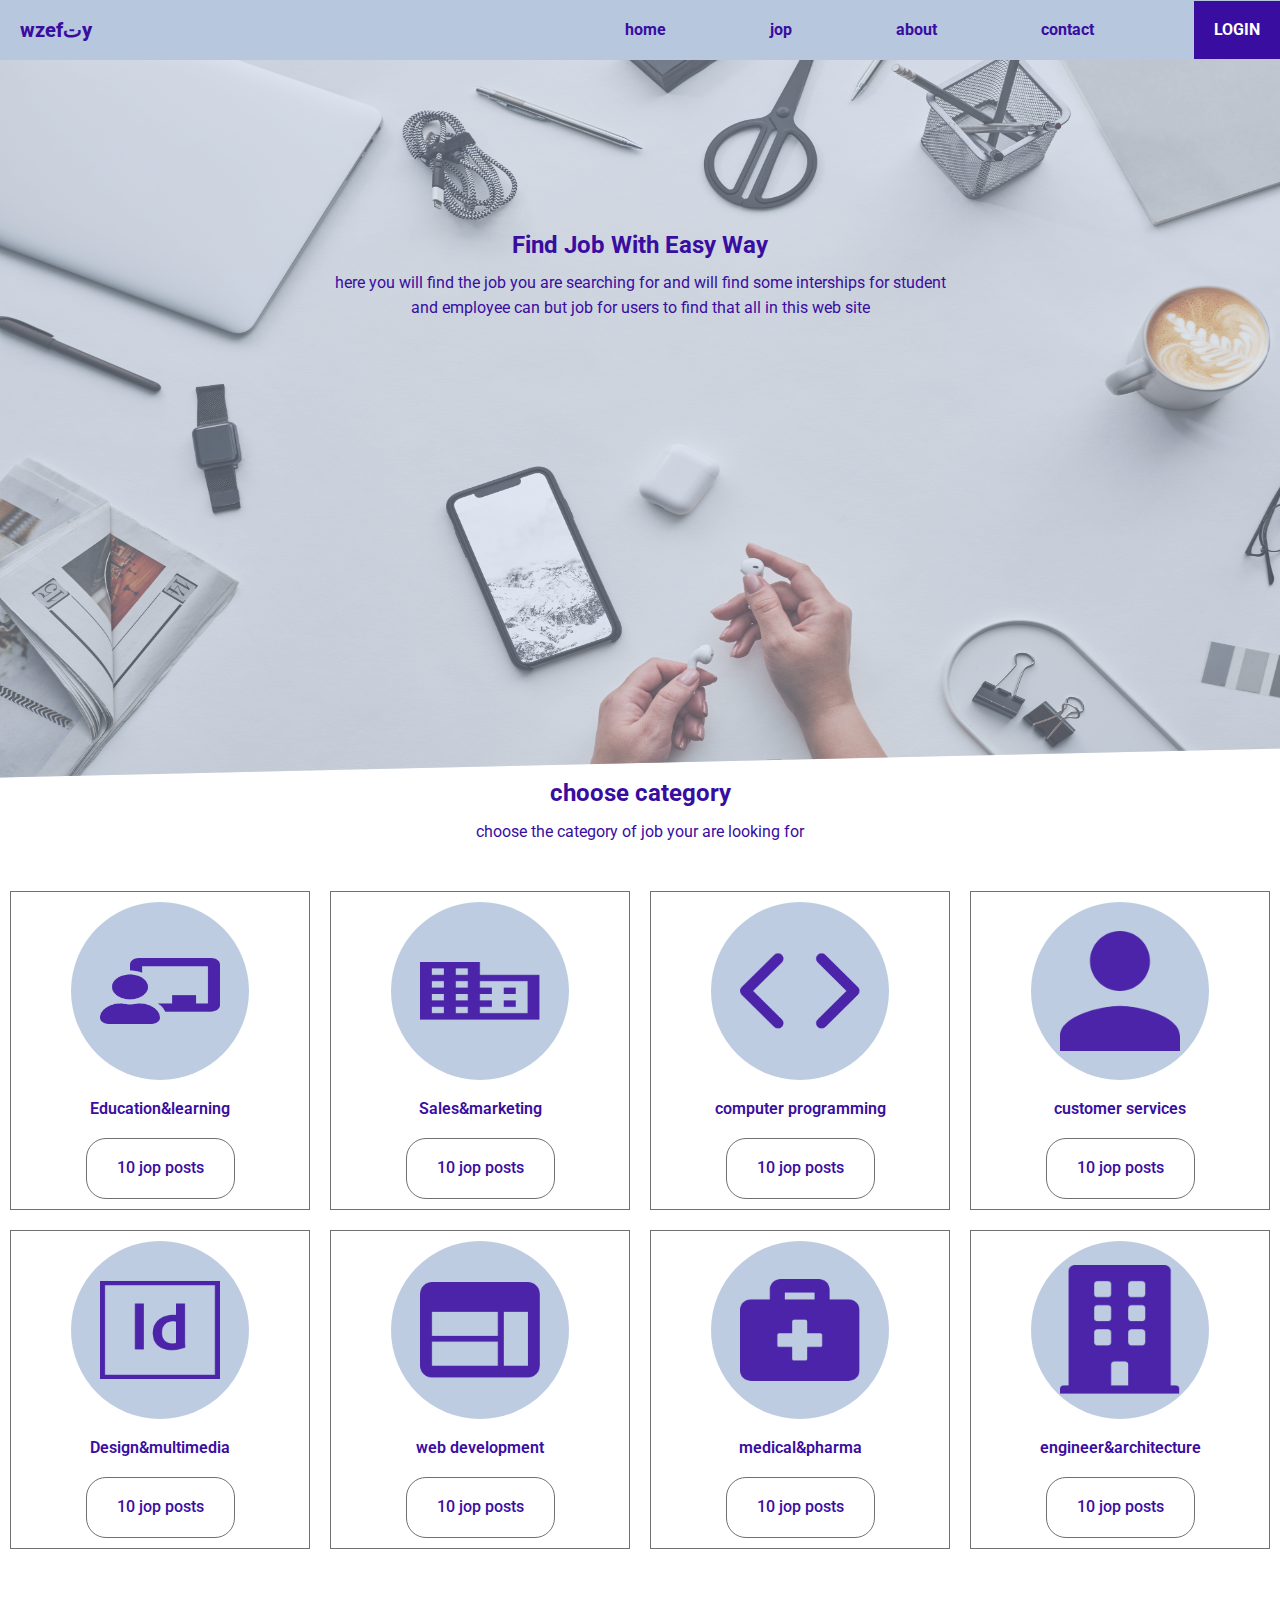
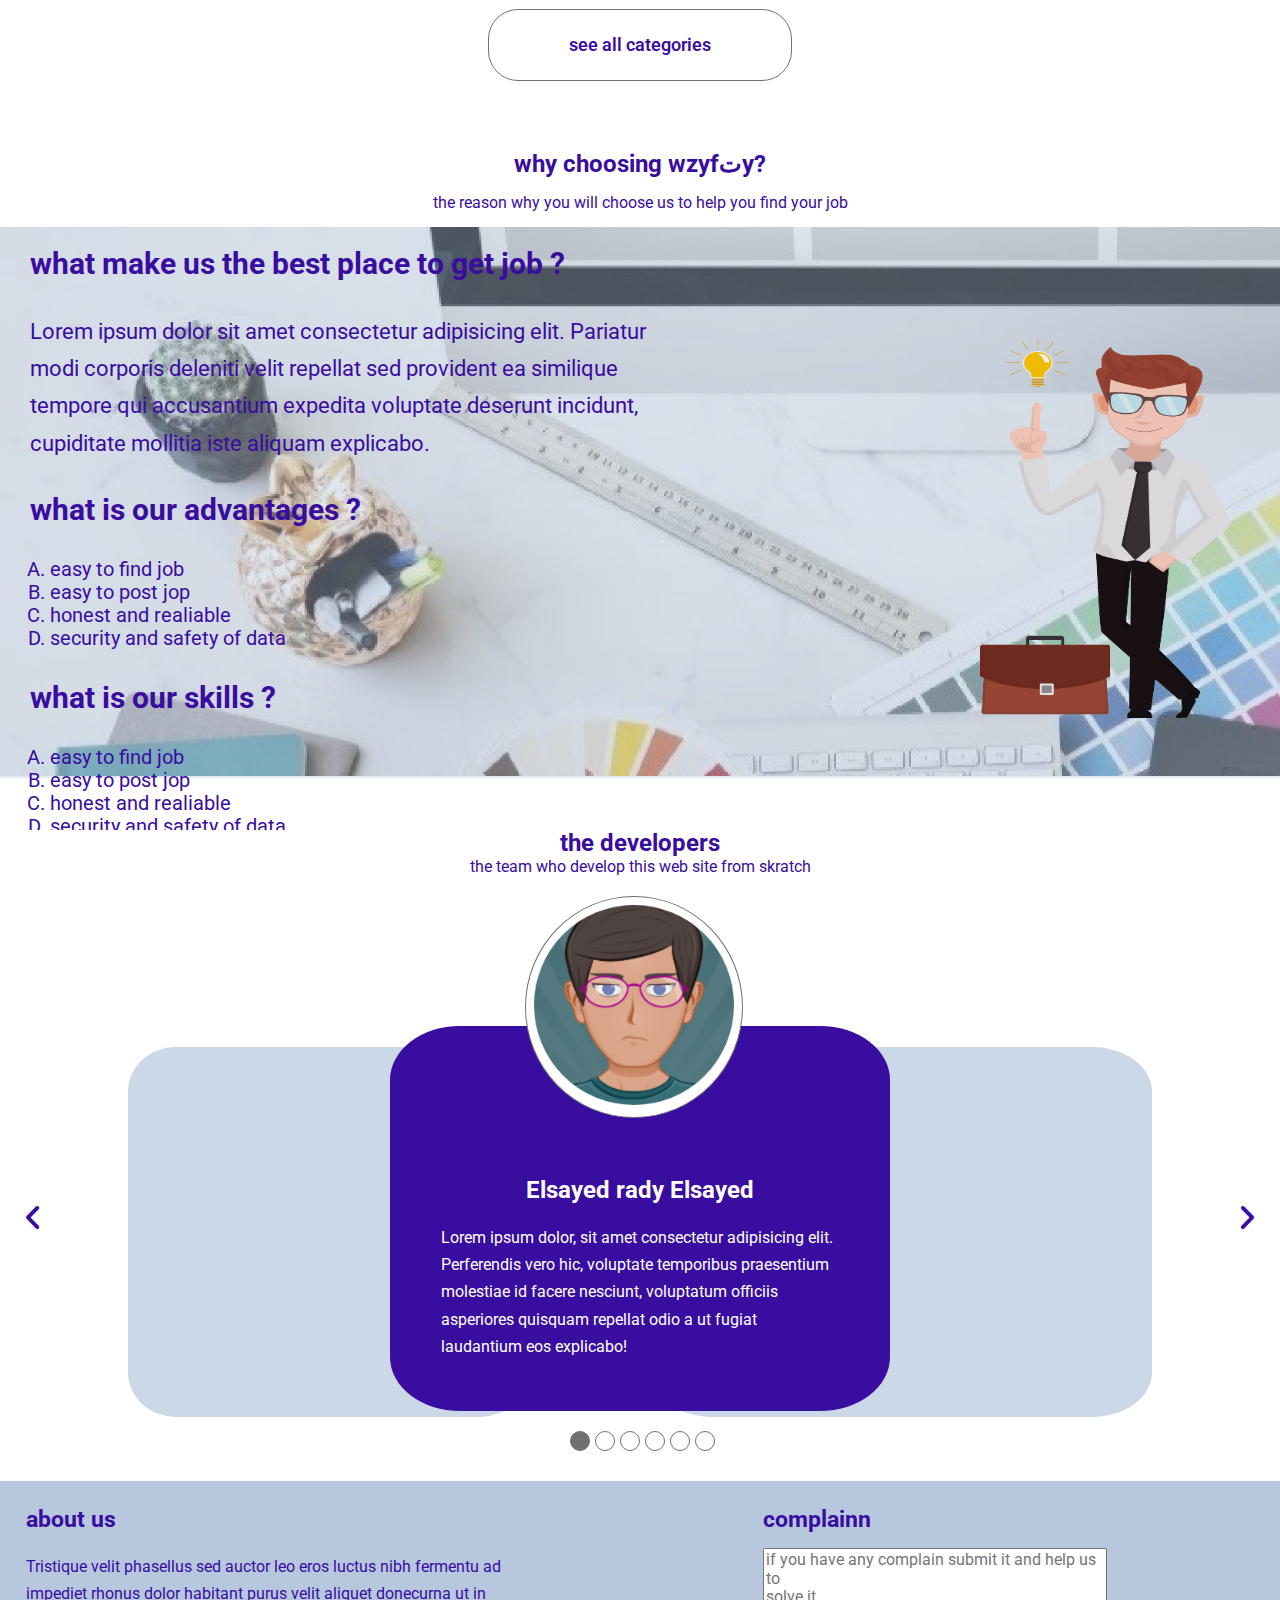
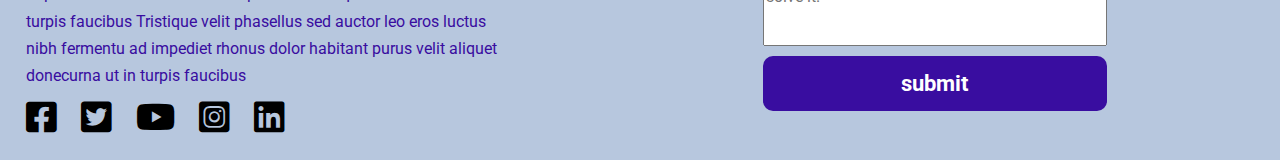
<file: HOME PAGE/index.html>
<!DOCTYPE html>
<html lang="en">
  <head>
    <meta charset="UTF-8" />
    <meta http-equiv="X-UA-Compatible" content="IE=edge" />
    <meta name="viewport" content="width=device-width, initial-scale=1.0" />
    <title>HOME | wazefتy</title>
    <link rel="preconnect" href="https://fonts.googleapis.com" />
    <link rel="preconnect" href="https://fonts.gstatic.com" crossorigin />
    <link
      href="https://fonts.googleapis.com/css2?family=Roboto:ital,wght@0,100;0,300;0,400;0,500;0,700;0,900;1,100;1,300;1,400;1,500;1,700;1,900&family=Work+Sans:ital,wght@0,100;0,200;0,300;0,400;0,500;0,600;0,700;0,800;0,900;1,100;1,200;1,300;1,400;1,500;1,600;1,700;1,800;1,900&display=swap"
      rel="stylesheet"
    />
    <link rel="stylesheet" href="style/all.min.css" />
    <link rel="stylesheet" href="style/normalize.css" />
    <link rel="stylesheet" href="style/style.css" />
  </head>
  <body>
    <div class="header">
      <div class="logo">wzefتy</div>
      <div class="nav">
        <ul class="nav-ul">
          <li><a href="" class="active">home</a></li>
          <li><a href="">jop</a></li>
          <li><a href="">about</a></li>
          <li><a href="">contact</a></li>
        </ul>
        <div class="login-button">LOGIN</div>
      </div>
    </div>
    <div class="landing">
      <div class="landing-image">
        <img src="images/pexels-fauxels-3183198.jpg" alt="landing image" />
        <div class="landing-text">
          <h2>Find Job With Easy Way</h2>
          <p>
            here you will find the job you are searching for and will find some
            interships for student and employee can but job for users to find
            that all in this web site
          </p>
        </div>
      </div>
    </div>
    <div class="category">
      <h2>choose category</h2>
      <p>choose the category of job your are looking for</p>
      <div class="categories-boxs">
        <div class="box">
          <div class="img-box">
            <img src="images/Icon awesome-chalkboard-teacher.png" alt="" />
          </div>
          <p>Education&learning</p>
          <div class="jop-numbers">10 jop posts</div>
        </div>
        <div class="box">
          <div class="img-box">
            <img src="images/Icon material-business.png" alt="" />
          </div>

          <p>Sales&marketing</p>
          <div class="jop-numbers">10 jop posts</div>
        </div>
        <div class="box">
          <div class="img-box">
            <img src="images/Icon feather-code.png" alt="" />
          </div>

          <p>computer programming</p>
          <div class="jop-numbers">10 jop posts</div>
        </div>
        <div class="box">
          <div class="img-box">
            <img src="images/Icon ionic-md-person.png" alt="" />
          </div>

          <p>customer services</p>
          <div class="jop-numbers">10 jop posts</div>
        </div>
        <div class="box">
          <div class="img-box">
            <img src="images/Icon simple-adobeindesign.png" alt="" />
          </div>

          <p>Design&multimedia</p>
          <div class="jop-numbers">10 jop posts</div>
        </div>
        <div class="box">
          <div class="img-box">
            <img src="images/Icon material-web.png" alt="" />
          </div>

          <p>web development</p>
          <div class="jop-numbers">10 jop posts</div>
        </div>
        <div class="box">
          <div class="img-box">
            <img src="images/Icon awesome-briefcase-medical.png" alt="" />
          </div>

          <p>medical&pharma</p>
          <div class="jop-numbers">10 jop posts</div>
        </div>
        <div class="box">
          <div class="img-box">
            <img src="images/Icon awesome-building.png" alt="" />
          </div>
          <p>engineer&architecture</p>
          <div class="jop-numbers">10 jop posts</div>
        </div>
      </div>
      <div class="see-all">see all categories</div>
    </div>
    <div class="about-us">
      <h2>why choosing wzyfتy?</h2>
      <p>the reason why you will choose us to help you find your job</p>
      <div class="about-us-content">
        <div class="about-us-text">
          <img class="main-image" src="images/gallery-03.png" alt="" />
          <img class="man-img" src="images/man.png" alt="" />
          <div class="texts">
            <h2>what make us the best place to get job ?</h2>
            <p>
              Lorem ipsum dolor sit amet consectetur adipisicing elit. Pariatur
              <br />
              modi corporis deleniti velit repellat sed provident ea similique
              <br />
              tempore qui accusantium expedita voluptate deserunt incidunt,
              <br />
              cupiditate mollitia iste aliquam explicabo. <br />
            </p>
            <h2 class="ol-h2">what is our advantages ?</h2>
            <ol type="A" class="aboutus-ul">
              <li>easy to find job</li>
              <li>easy to post jop</li>
              <li>honest and realiable</li>
              <li>security and safety of data</li>
            </ol>
            <h2 class="ol-h2">what is our skills ?</h2>
            <ol type="A" class="aboutus-ul">
              <li>easy to find job</li>
              <li>easy to post jop</li>
              <li>honest and realiable</li>
              <li>security and safety of data</li>
            </ol>
          </div>
        </div>
      </div>
    </div>
    <div class="developer">
      <i class="fas fa-angle-left change-background" id="arrow1"></i>
      <i class="fas fa-angle-right change-background" id="arrow2"></i>
      <h2>the developers</h2>
      <p class="dev-p">the team who develop this web site from skratch</p>
      <div class="developer-list">
        <div class="box">
          <div class="outer-img"><img src="images/avatar-04.png" alt="" /></div>
          <h2>Elsayed rady Elsayed</h2>
          <p>
            Lorem ipsum dolor, sit amet consectetur adipisicing elit.
            Perferendis vero hic, voluptate temporibus praesentium molestiae id
            facere nesciunt, voluptatum officiis asperiores quisquam repellat
            odio a ut fugiat laudantium eos explicabo!
          </p>
        </div>
      </div>
      <div class="left"></div>
      <div class="right"></div>
      <div class="bullets">
        <span></span><span></span><span></span><span></span><span></span
        ><span></span>
      </div>
    </div>
    <div class="footer">
      <div class="left">
        <h3>about us</h3>
        <p>
          Tristique velit phasellus sed auctor leo eros luctus nibh fermentu ad
          impediet rhonus dolor habitant purus velit aliquet donecurna ut in
          turpis faucibus Tristique velit phasellus sed auctor leo eros luctus
          nibh fermentu ad impediet rhonus dolor habitant purus velit aliquet
          donecurna ut in turpis faucibus
        </p>
        <div class="social-media-logos">
          <a href=""
            ><span><i class="fa-brands fa-square-facebook"></i></span
          ></a>
          <a href=""
            ><span><i class="fa-brands fa-square-twitter"></i></span
          ></a>
          <a href=""
            ><span><i class="fa-brands fa-youtube"></i></span
          ></a>
          <a href=""
            ><span><i class="fa-brands fa-square-instagram"></i></span
          ></a>
          <a href=""
            ><span><i class="fa-brands fa-linkedin"></i></span
          ></a>
        </div>
      </div>
      <div class="right">
        <h3>complainn</h3>
        <form action="#" method="get">
          <textarea
            placeholder="if you have any complain submit it and help us to
solve it."
            name="complain"
            id="complain"
            cols="20"
            rows="5"
          ></textarea>
          <input type="submit" value="submit" />
        </form>
      </div>
    </div>
  </body>
</html>
</file>
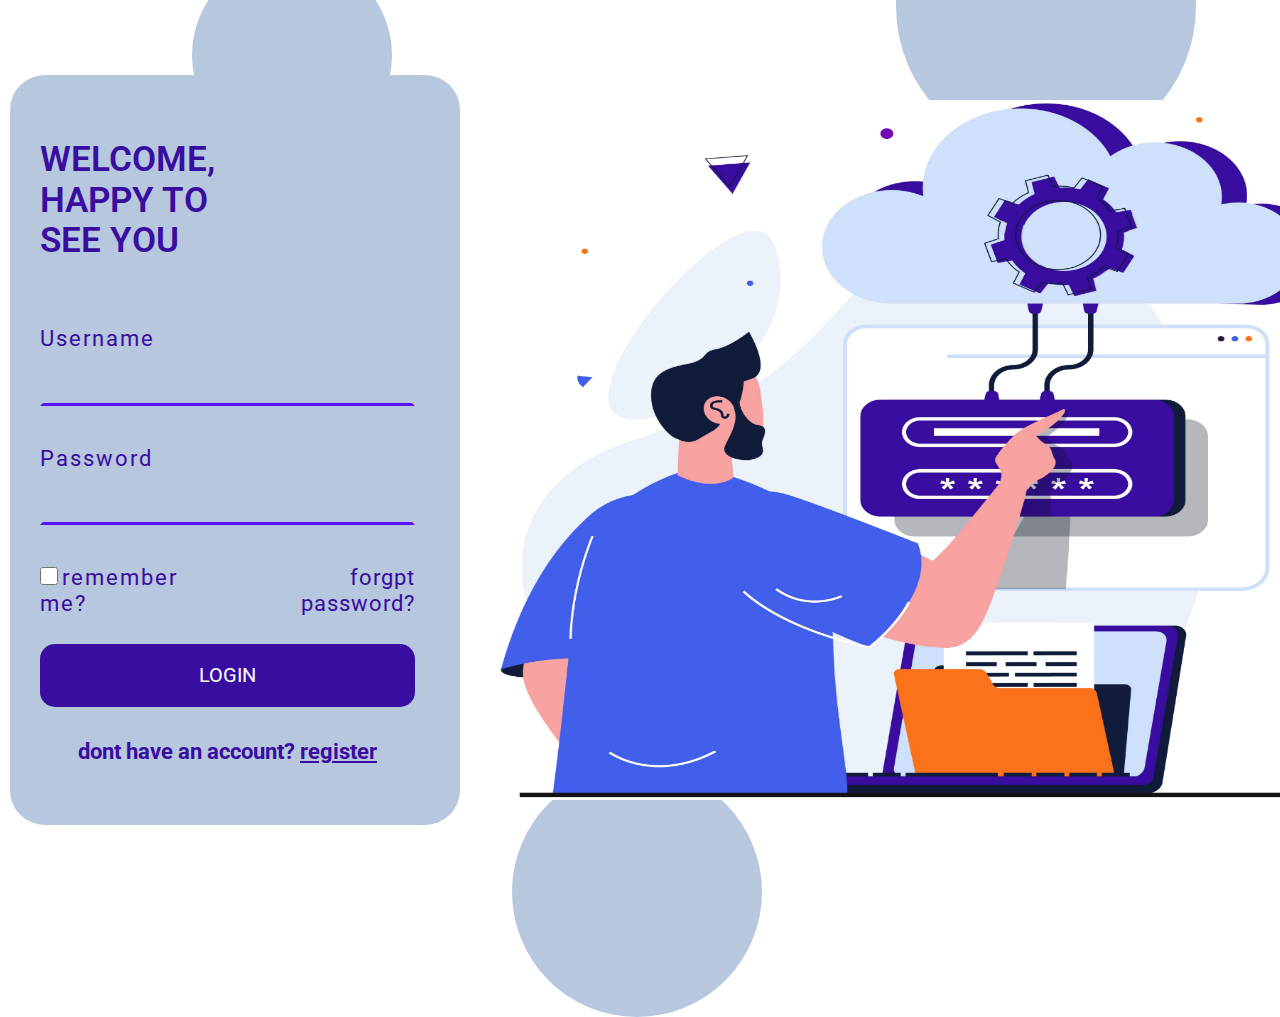
<file: LOGIN/index.html>
<!DOCTYPE html>
<html lang="en">
  <head>
    <meta charset="UTF-8" />
    <meta http-equiv="X-UA-Compatible" content="IE=edge" />
    <meta name="viewport" content="width=device-width, initial-scale=1.0" />
    <title>LOGIN | wazefتy</title>
    <link rel="preconnect" href="https://fonts.googleapis.com" />
    <link rel="preconnect" href="https://fonts.gstatic.com" crossorigin />
    <link
      href="https://fonts.googleapis.com/css2?family=Roboto:ital,wght@0,100;0,300;0,400;0,500;0,700;0,900;1,100;1,300;1,400;1,500;1,700;1,900&family=Work+Sans:ital,wght@0,100;0,200;0,300;0,400;0,500;0,600;0,700;0,800;0,900;1,100;1,200;1,300;1,400;1,500;1,600;1,700;1,800;1,900&display=swap"
      rel="stylesheet"
    />
    <link rel="stylesheet" href="style/all.min.css" />
    <link rel="stylesheet" href="style/normalize.css" />
    <link rel="stylesheet" href="style/style.css" />
  </head>
  <body>
    <div class="login-body">
      <div class="bubble one"></div>
      <div class="bubble two"></div>
      <div class="bubble three"></div>
      <div class="auth-data">
        <div class="auth-contnet">
          <h2>WELCOME,<br />HAPPY TO SEE YOU</h2>
          <form action="#" method="post">
            <label for="">Username</label><br />
            <input type="text" required /><br />
            <label for="">Password</label><br />
            <input type="password" required /><br />
            <div class="acc-settings">
              <div class="check" style="display: inline-block">
                <input type="checkbox" class="check-box" />
                <label for="remember me?">remember me?</label>
              </div>
              <span class="restore-password" id="restore-password">
                forgpt password?
              </span>
            </div>
            <br />
            <input type="submit" value="LOGIN" id="submit-btn" />
            <p id="sign-up-btn">dont have an account? <span>register</span></p>
          </form>
        </div>
      </div>
      <div class="image-part">
        <img src="images/Repeat Grid 3.png" alt="Login Image" />
      </div>
    </div>
  </body>
</html>
</file>
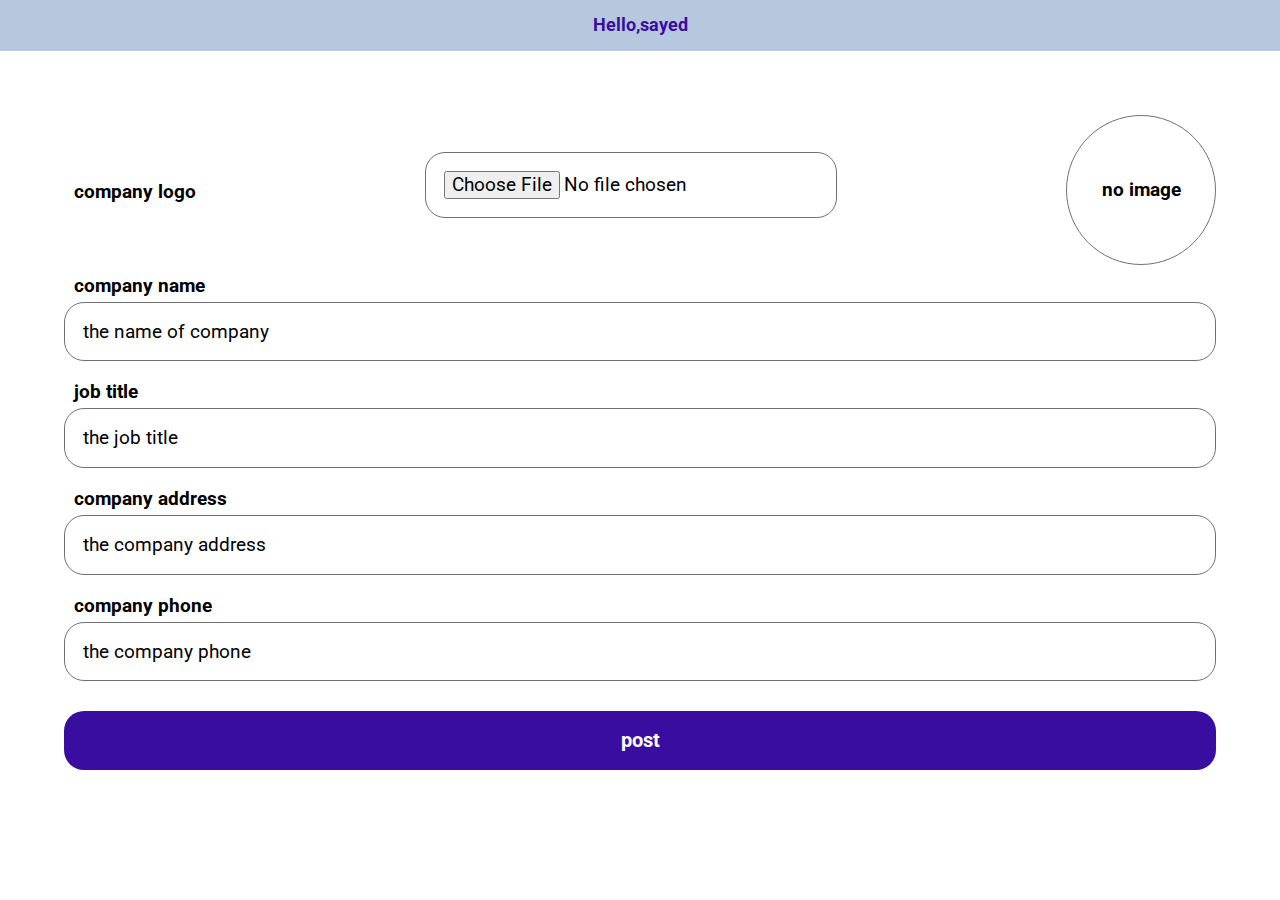
<file: POST JOB/index.html>
<!DOCTYPE html>
<html lang="en">
  <head>
    <meta charset="UTF-8" />
    <meta http-equiv="X-UA-Compatible" content="IE=edge" />
    <meta name="viewport" content="width=device-width, initial-scale=1.0" />
    <title>POST JOB | wazefتy</title>
    <link rel="preconnect" href="https://fonts.googleapis.com" />
    <link rel="preconnect" href="https://fonts.gstatic.com" crossorigin />
    <link
      href="https://fonts.googleapis.com/css2?family=Roboto:ital,wght@0,100;0,300;0,400;0,500;0,700;0,900;1,100;1,300;1,400;1,500;1,700;1,900&family=Work+Sans:ital,wght@0,100;0,200;0,300;0,400;0,500;0,600;0,700;0,800;0,900;1,100;1,200;1,300;1,400;1,500;1,600;1,700;1,800;1,900&display=swap"
      rel="stylesheet"
    />
    <link rel="stylesheet" href="style/all.min.css" />
    <link rel="stylesheet" href="style/normalize.css" />
    <link rel="stylesheet" href="style/style.css" />
  </head>
  <body>
    <div class="header">Hello,sayed</div>

    <form action="#">
      <div class="image-part">
        <label for="">company logo</label>
        <input type="file" />
        <!-- <img src="images/avatar-04.png" alt="" /> -->
        <div class="img-part">no image</div>
      </div>
      <label for="">company name</label>
      <input type="text" name="username" id="" value="the name of company" />
      <label for="">job title</label>
      <input type="text" name="title" id="" value="the job title" />
      <label for="">company address</label>
      <input type="email" name="address" id="" value="the company address" />
      <label for="">company phone</label>
      <input type="text" name="phone" id="" value="the company phone" />
      <input type="submit" value="post" />
    </form>
  </body>
</html>
</file>
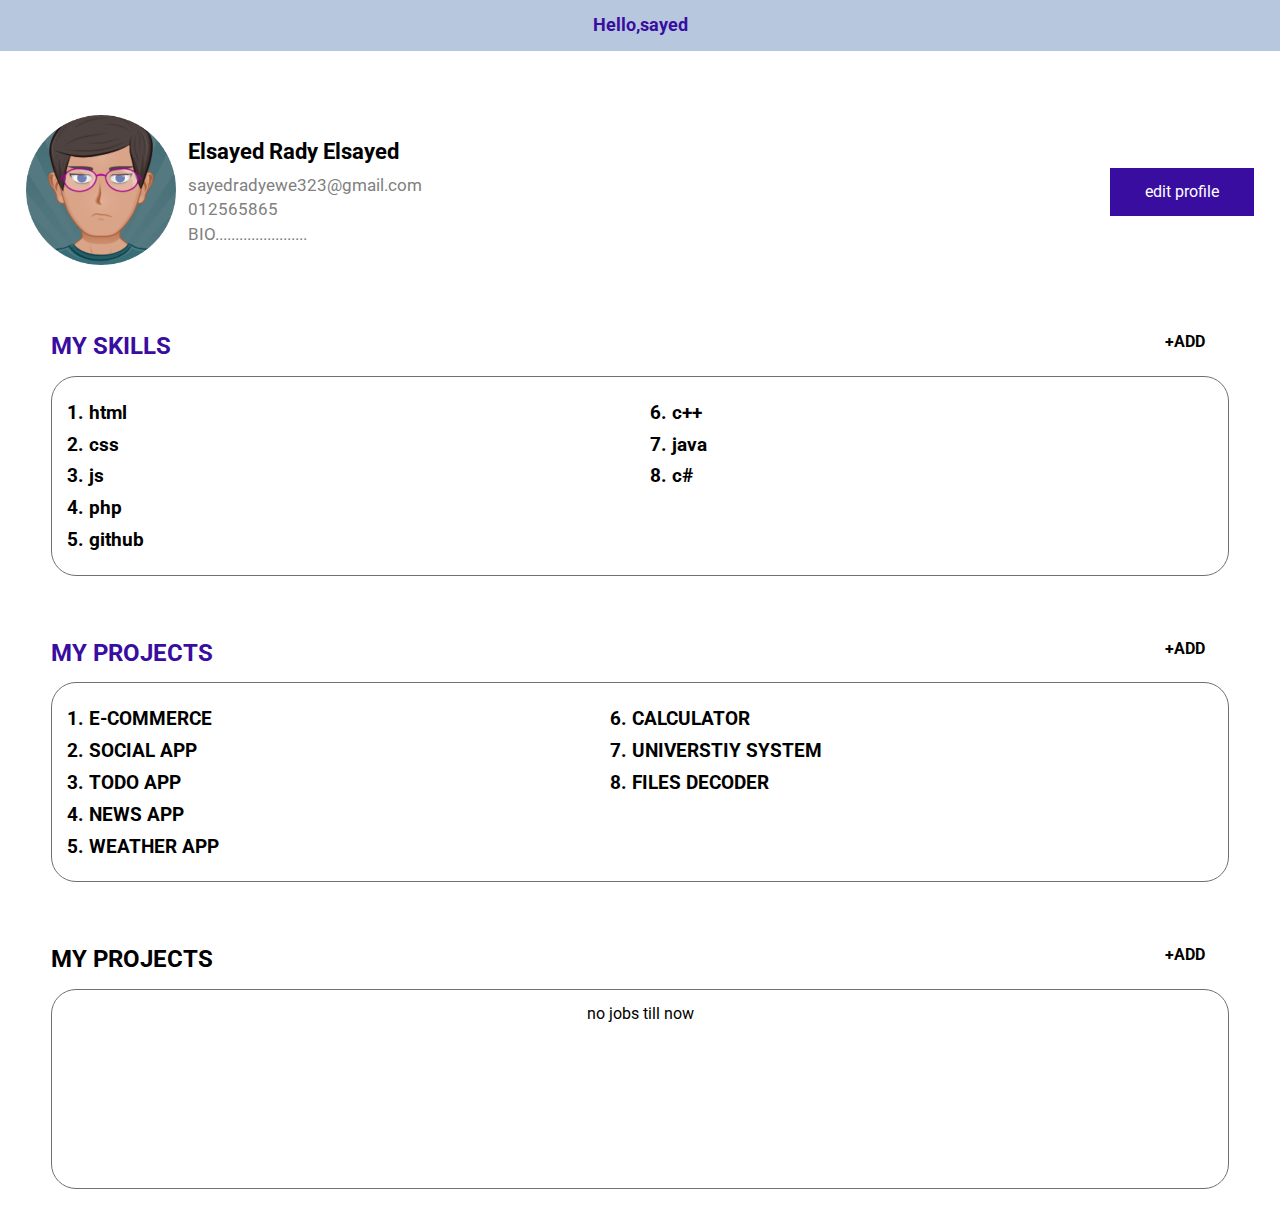
<file: profile/index.html>
<!DOCTYPE html>
<html lang="en">
  <head>
    <meta charset="UTF-8" />
    <meta http-equiv="X-UA-Compatible" content="IE=edge" />
    <meta name="viewport" content="width=device-width, initial-scale=1.0" />
    <title>PRFILE | wazefتy</title>
    <link rel="preconnect" href="https://fonts.googleapis.com" />
    <link rel="preconnect" href="https://fonts.gstatic.com" crossorigin />
    <link
      href="https://fonts.googleapis.com/css2?family=Roboto:ital,wght@0,100;0,300;0,400;0,500;0,700;0,900;1,100;1,300;1,400;1,500;1,700;1,900&family=Work+Sans:ital,wght@0,100;0,200;0,300;0,400;0,500;0,600;0,700;0,800;0,900;1,100;1,200;1,300;1,400;1,500;1,600;1,700;1,800;1,900&display=swap"
      rel="stylesheet"
    />
    <link rel="stylesheet" href="style/all.min.css" />
    <link rel="stylesheet" href="style/normalize.css" />
    <link rel="stylesheet" href="style/style.css" />
  </head>
  <body>
    <div class="header">Hello,sayed</div>
    <div class="personal-info">
      <div class="left-info">
        <div class="img-part"><img src="images/avatar-04.png" alt="" /></div>
        <div class="text-part">
          <h2>elsayed rady elsayed</h2>
          <div class="inner-texts">
            <p>sayedradyewe323@gmail.com</p>
            <p>012565865</p>
            <p>BIO.......................</p>
          </div>
        </div>
      </div>
      <div class="right-info">
        <div class="edit-profile">edit profile</div>
      </div>
    </div>
    <div class="skills">
      <div class="head-of-list">
        <h2>MY SKILLS</h2>

        <p>+ADD</p>
      </div>
      <ol class="skills-list">
        <li>html</li>
        <li>css</li>
        <li>js</li>
        <li>php</li>
        <li>github</li>
        <li>c++</li>
        <li>java</li>
        <li>c#</li>
      </ol>
    </div>
    <div class="projects">
      <div class="head-of-list">
        <h2>MY PROJECTS</h2>
        <p>+ADD</p>
      </div>
      <ol class="projects-list">
        <li>E-COMMERCE</li>
        <li>SOCIAL APP</li>
        <li>TODO APP</li>
        <li>NEWS APP</li>
        <li>WEATHER APP</li>
        <li>CALCULATOR</li>
        <li>UNIVERSTIY SYSTEM</li>
        <li>FILES DECODER</li>
      </ol>
    </div>
    <div class="old-jop">
      <div class="head-of-list">
        <h2>MY PROJECTS</h2>
        <p>+ADD</p>
      </div>
      <ol class="old-jop-list">
        <center><p>no jobs till now</p></center>
      </ol>
    </div>
  </body>
</html>
</file>
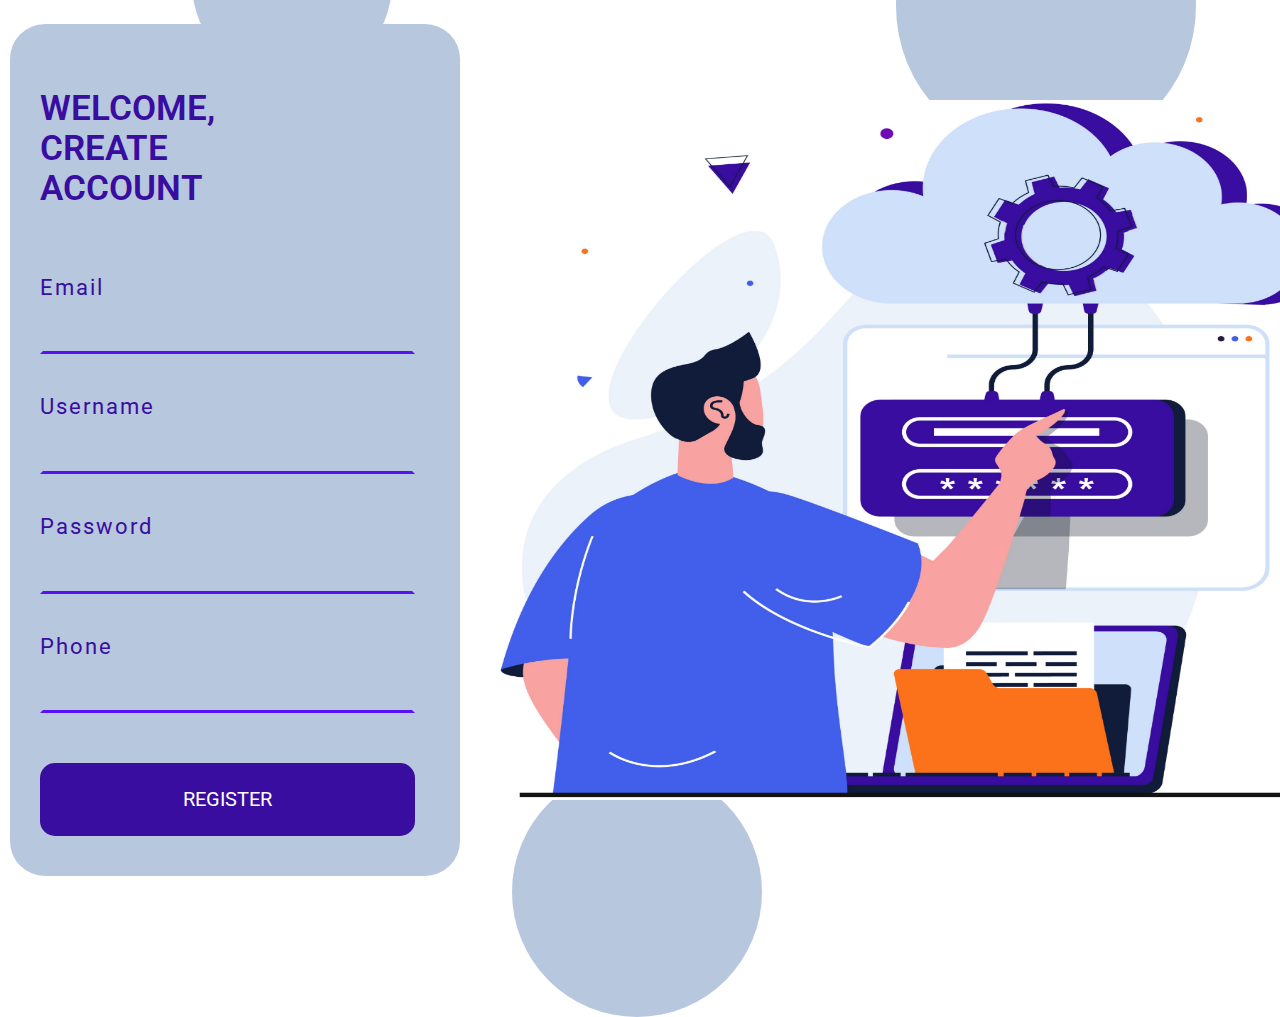
<file: REGISTER/index.html>
<!DOCTYPE html>
<html lang="en">
  <head>
    <meta charset="UTF-8" />
    <meta http-equiv="X-UA-Compatible" content="IE=edge" />
    <meta name="viewport" content="width=device-width, initial-scale=1.0" />
    <title>REGISTER | wazefتy</title>
    <link rel="preconnect" href="https://fonts.googleapis.com" />
    <link rel="preconnect" href="https://fonts.gstatic.com" crossorigin />
    <link
      href="https://fonts.googleapis.com/css2?family=Roboto:ital,wght@0,100;0,300;0,400;0,500;0,700;0,900;1,100;1,300;1,400;1,500;1,700;1,900&family=Work+Sans:ital,wght@0,100;0,200;0,300;0,400;0,500;0,600;0,700;0,800;0,900;1,100;1,200;1,300;1,400;1,500;1,600;1,700;1,800;1,900&display=swap"
      rel="stylesheet"
    />
    <link rel="stylesheet" href="style/all.min.css" />
    <link rel="stylesheet" href="style/normalize.css" />
    <link rel="stylesheet" href="style/style.css" />
  </head>
  <body>
    <div class="login-body">
      <div class="bubble one"></div>
      <div class="bubble two"></div>
      <div class="bubble three"></div>
      <div class="auth-data">
        <div class="auth-contnet">
          <h2>WELCOME,<br />CREATE ACCOUNT</h2>
          <form action="#" method="post">
            <label for="">Email</label><br />
            <input type="text" required /><br />
            <label for="">Username</label><br />
            <input type="text" required /><br />
            <label for="">Password</label><br />
            <input type="password" required /><br />
            <label for="">Phone</label><br />
            <input type="text" required /><br />
            <input type="submit" value="REGISTER" id="submit-btn" />
          </form>
        </div>
      </div>
      <div class="image-part">
        <img src="images/Repeat Grid 3.png" alt="Login Image" />
      </div>
    </div>
  </body>
</html>
</file>
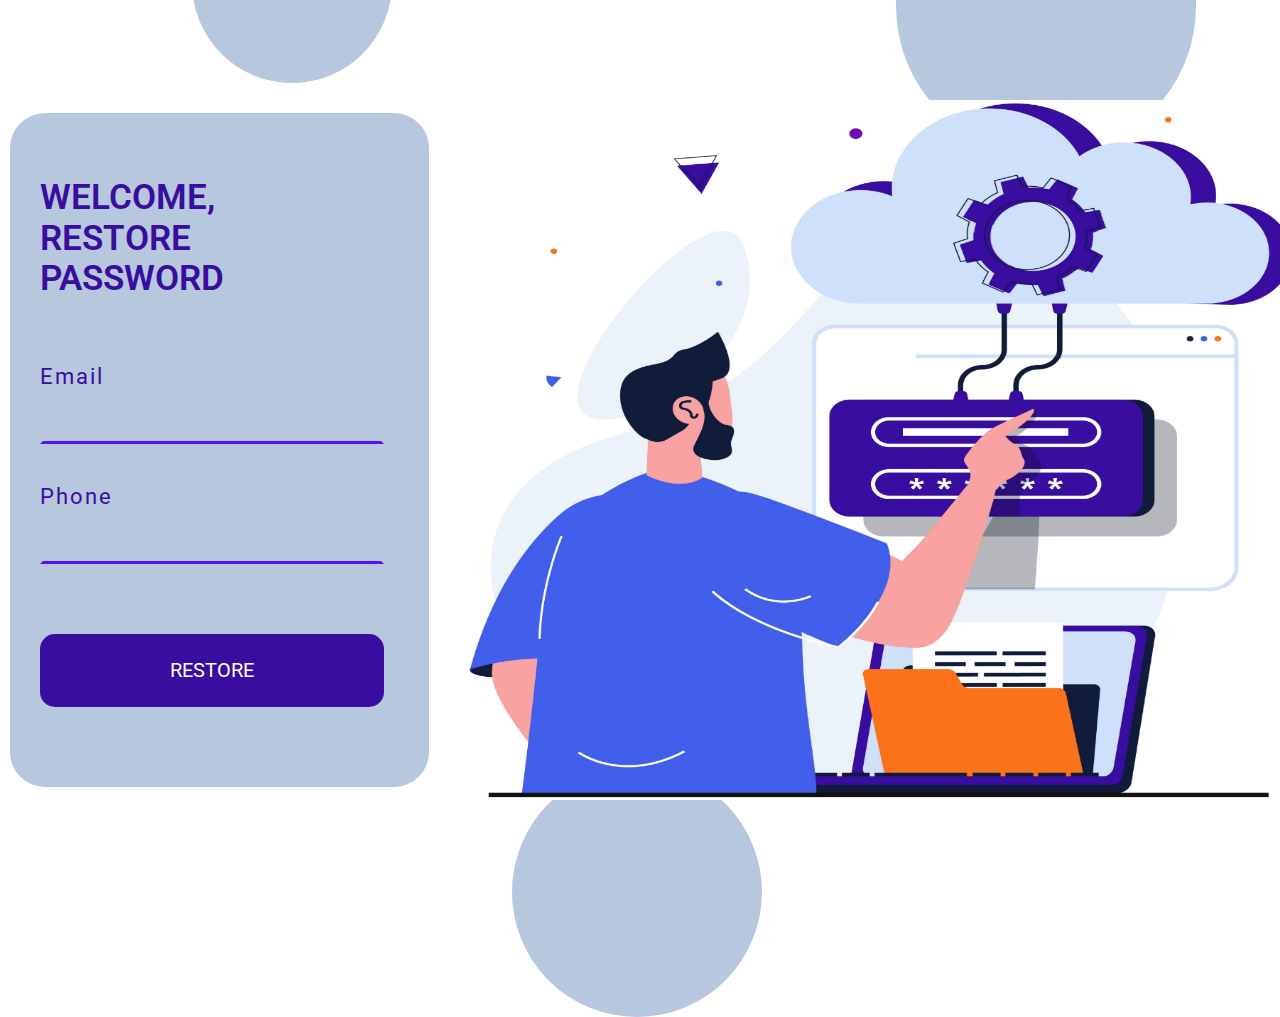
<file: RESTORE PASSWORD/index.html>
<!DOCTYPE html>
<html lang="en">
  <head>
    <meta charset="UTF-8" />
    <meta http-equiv="X-UA-Compatible" content="IE=edge" />
    <meta name="viewport" content="width=device-width, initial-scale=1.0" />
    <title>RESTORE PASSWORD | wazefتy</title>
    <link rel="preconnect" href="https://fonts.googleapis.com" />
    <link rel="preconnect" href="https://fonts.gstatic.com" crossorigin />
    <link
      href="https://fonts.googleapis.com/css2?family=Roboto:ital,wght@0,100;0,300;0,400;0,500;0,700;0,900;1,100;1,300;1,400;1,500;1,700;1,900&family=Work+Sans:ital,wght@0,100;0,200;0,300;0,400;0,500;0,600;0,700;0,800;0,900;1,100;1,200;1,300;1,400;1,500;1,600;1,700;1,800;1,900&display=swap"
      rel="stylesheet"
    />
    <link rel="stylesheet" href="style/all.min.css" />
    <link rel="stylesheet" href="style/normalize.css" />
    <link rel="stylesheet" href="style/style.css" />
  </head>
  <body>
    <div class="login-body">
      <div class="bubble one"></div>
      <div class="bubble two"></div>
      <div class="bubble three"></div>
      <div class="auth-data">
        <div class="auth-contnet">
          <h2>WELCOME,<br />RESTORE PASSWORD</h2>
          <form action="#" method="post">
            <label for="">Email</label><br />
            <input type="text" required /><br />
            <label for="">Phone</label><br />
            <input type="text" required /><br />
            <input type="submit" value="RESTORE" id="submit-btn" />
          </form>
        </div>
      </div>
      <div class="image-part">
        <img src="images/Repeat Grid 3.png" alt="Login Image" />
      </div>
    </div>
  </body>
</html>
</file>
<file: HOME PAGE/style/style.css>
* {
  box-sizing: border-box;
  padding: 0px;
  margin: 0px;
}
body {
  margin: 0px;
  font-family: "Roboto", sans-serif;
}
:root {
  --main-color: #390da0;
  --secondry-color: #b7c7de;
  --text-color: #fff;
}
ul {
  list-style: none;
}
ul li {
  display: inline;
}
a {
  text-decoration: none;
}
.header {
  display: flex;
  justify-content: space-between;
  align-items: center;
  background-color: var(--secondry-color);
  height: 60px;
}
.nav {
  display: flex;
}
.header .logo {
  color: var(--main-color);
  font-size: 20px;
  font-weight: 800;
  margin: 0 0 0 20px;
}
.nav .nav-ul {
  margin-right: 20px;
}
.nav .nav-ul li {
  margin-left: 50px;
}
.nav .nav-ul li a {
  display: inline-block;
  font-weight: bold;
  text-align: center;
  height: 100%;
  padding-top: 20px;
  color: var(--main-color);
}
.nav .nav-ul li:hover a {
  height: 100%;
  padding-left: 10px;
  padding-right: 10px;
  display: inline-block;
  background-color: var(--main-color);
  color: var(--text-color);
}
@media (max-width: 800px) {
  .nav .nav-ul {
    margin-right: 20px;
  }
  .nav .nav-ul li {
    margin-left: 50px;
  }
}
@media (min-width: 992px) {
  .nav .nav-ul {
    margin-right: 50px;
  }
  .nav .nav-ul li {
    margin-left: 80px;
  }
}
@media (min-width: 1200px) {
  .nav .nav-ul {
    margin-right: 100px;
  }
  .nav .nav-ul li {
    margin-left: 100px;
  }
}
.header .login-button {
  /* height: 65px; */
  background-color: var(--main-color);
  padding: 20px;
  color: white;
  font-weight: bold;
  cursor: pointer;
}
.landing {
  height: 80vh;
  position: relative;
  z-index: -5;
  position: relative;
}
.landing::before {
  content: "";
  position: absolute;
  width: 100%;
  height: 80vh;
  transform: skewY(-1.3deg);
  top: -17px;
  left: 0;
  background-color: var(--secondry-color);
  opacity: 0.4;
  z-index: 5;
}
.landing .landing-image img {
  margin-top: -17px;
  width: 100%;
  height: 80vh;
  transform: skewY(-1.3deg);
}
.landing .landing-text {
  text-align: center;
  z-index: 5;
  position: absolute;
  left: 50%;
  top: 30%;
  transform: translate(-50%, -50%);
  color: var(--main-color);
}
.landing .landing-text p {
  margin-top: 10px;
  line-height: 1.6;
}
.category {
  text-align: center;
  color: var(--main-color);
}
.category h2 {
  margin-bottom: 15px;
}
.category .categories-boxs {
  padding: 50px 10px 50px 10px;
  display: grid;
  grid-template-columns: repeat(auto-fill, minmax(300px, 1fr));
  gap: 20px;
}
.category .categories-boxs .box {
  border: 1px solid #707070;
  padding: 10px 5px;
  display: flex;
  flex-direction: column;
  justify-content: center;
  align-items: center;
  cursor: pointer;
}
.categories-boxs .box .img-box {
  background-color: var(--secondry-color);
  border-radius: 50%;
  width: 178px;
  height: 178px;
  display: flex;
  align-items: center;
  justify-content: center;
  opacity: 0.9;
}
.category .categories-boxs .box img {
  width: 120px;
}
.categories-boxs .box p {
  font-weight: 600;
  margin-top: 20px;
  margin-bottom: 20px;
}
.categories-boxs .box .jop-numbers {
  border: 1px solid #707070;
  padding: 20px 30px;
  border-radius: 20px;
  color: var(--main-color);
  font-weight: 500;
}
.category .see-all {
  margin: 10px 0 20px 0;
  border: 1px solid #707070;
  width: fit-content;
  padding: 25px 80px;
  position: relative;
  left: 50%;
  font-size: 18px;
  font-weight: 600;
  transform: translateX(-50%);
  border-radius: 30px;
}
.about-us {
  text-align: center;
  padding: 50px 0;
  overflow: hidden;
}
.about-us-content {
  position: relative;
}
.about-us-content::before {
  content: "";
  position: absolute;
  width: 100%;
  height: 99.7%;
  top: 0;
  left: 0;
  background-color: var(--secondry-color);
  opacity: 0.4;
  z-index: 5;
}
.about-us h2 {
  color: var(--main-color);
  margin-bottom: 15px;
}
.about-us p {
  color: var(--main-color);
  margin-bottom: 15px;
}
.about-us .about-us-content .about-us-text {
}
.about-us .about-us-content .about-us-text .main-image {
  max-width: 100%;
  position: relative;
}
.about-us .about-us-content .about-us-text .man-img {
  position: absolute;
  height: 380px;
  width: 250px;
  top: 20%;
  right: 50px;
  z-index: 7;
}
.about-us .about-us-content .texts {
  position: absolute;
  z-index: 5;
  top: 0;
  text-align: start;
  left: 10px;
  padding: 20px;
}
.about-us .about-us-content .texts h2 {
  font-size: 30px;
  margin-bottom: 5%;
}
.about-us .about-us-content .texts p {
  line-height: 1.7;
  font-size: 22px;
  /* margin-bottom: 30%; */
}
.about-us .about-us-content ol {
  margin-left: 20px;
}
.about-us .about-us-content ol li {
  color: var(--main-color);
  /* margin-top: 15px; */
  font-size: 20px;
}
.ol-h2 {
  margin-top: 5%;
}
.developer {
  text-align: center;
  margin-bottom: 30px;
  position: relative;
}
.developer h2 {
  color: var(--main-color);
}
.developer .dev-p {
  color: var(--main-color);
}
.developer .developer-list {
  text-align: center;
  display: flex;
  justify-content: center;
}
.developer .developer-list .box {
  margin-top: 150px;
  background-color: var(--main-color);
  width: 500px;
  min-height: 300px;
  padding: 4%;
  position: relative;
  border-radius: 14%;
}
.developer .developer-list .box .outer-img {
  position: absolute;
  left: 27%;
  top: -130px;
  background-color: white;
  border-radius: 50%;
  padding: 8px;
  border: 1px solid #707070;
}
.developer .developer-list .box img {
  width: 200px;
  height: 200px;
}
.developer .developer-list .box h2 {
  padding-top: 25%;
  color: var(--text-color);
  margin-bottom: 5%;
}
.developer .developer-list .box p {
  color: var(--text-color);
  text-align: start;
  line-height: 1.7;
}
.developer #arrow1 {
  color: var(--main-color);
  font-size: 30px;
  position: absolute;
  left: 2%;
  top: 60%;
  cursor: pointer;
}
.developer #arrow2 {
  color: var(--main-color);
  font-size: 30px;
  position: absolute;
  right: 2%;
  top: 60%;
  cursor: pointer;
}
.developer .left {
  background-color: var(--secondry-color);
  width: 400px;
  min-height: 370px;
  position: absolute;
  top: 35%;
  left: 10%;
  border-radius: 12%;
  z-index: -5;
  opacity: 0.7;
}
.developer .right {
  background-color: var(--secondry-color);
  width: 300px;
  min-height: 300px;
  width: 500px;
  min-height: 370px;
  position: absolute;
  top: 35%;
  right: 10%;
  border-radius: 12%;
  z-index: -5;
  opacity: 0.7;
}
.developer .bullets {
  margin-top: 20px;
  display: flex;
  justify-content: center;
}
.developer .bullets span {
  background-color: white;
  border-radius: 50%;
  width: 20px;
  margin-left: 5px;
  height: 20px;
  border: 1px solid #707070;
}
.developer .bullets span:first-of-type {
  background-color: #707070;
}
.footer {
  display: flex;
  justify-content: space-between;
  background-color: var(--secondry-color);
  padding: 2%;
  gap: 20%;
}
.footer .left {
  flex-basis: 50%;
}
.footer .left h3 {
  color: var(--main-color);
  font-size: 23px;
  margin-bottom: 20px;
}
.footer .left p {
  color: var(--main-color);
  line-height: 1.7;
}
.footer .left .social-media-logos {
  margin-top: 2%;
}
.footer .left .social-media-logos span i {
  margin-right: 20px;
  font-size: 35px;
  color: black;
}
.footer .right {
  flex-basis: 50%;
}
.footer .right h3 {
  color: var(--main-color);
  font-size: 23px;
  margin-bottom: 15px;
}
.footer .right form {
  display: flex;
  flex-direction: column;
  width: 70%;
}
.footer .right form textarea {
  padding: 2px;
  margin-bottom: 10px;
  resize: none;
}
.footer .right form input[type="submit"] {
  padding: 15px;
  border-radius: 10px;
  border: none;
  background-color: var(--main-color);
  color: var(--text-color);
  font-size: 22px;
  font-weight: bold;
}
</file>
<file: LOGIN/style/style.css>
body {
  margin: 0px;
  padding: 0px;
  font-family: "Roboto", sans-serif;
}
* {
  box-sizing: border-box;
}
:root {
  --main-color: #390da0;
  --sec-color: #b7c7de;
}
.login-body {
  position: relative;
  display: flex;
}
.bubble {
  position: absolute;
  width: 200px;
  height: 200px;
  border-radius: 50%;
  background-color: var(--sec-color);
  z-index: -2;
}

.bubble.one {
  left: 15%;
  top: -5%;
}
.bubble.two {
  width: 300px;
  height: 300px;
  left: 70%;
  top: -10%;
}
.bubble.three {
  left: 50%;
  bottom: -8%;
  width: 250px;
  height: 250px;
}
@media (max-width: 768px) {
  .login-body {
    position: fixed;
  }
  .bubble {
    display: none;
  }
}
.image-part {
  flex: 50%;
  display: flex;
  justify-content: center;
  align-items: center;
  height: 100vh;
}
.image-part img {
  width: 500px;
  height: 500px;
  /* left: 50%;
  position: absolute; */
}
@media (max-width: 768px) {
  .image-part {
    display: none;
  }
  .auth-data {
    margin-top: 10px;
    margin-bottom: 10pxs;
    flex: 50%;
    display: flex;
    justify-content: center;
    align-items: center;
    height: 100vh;
  }
  .auth-contnet h2 {
    padding: 50px 2px 55px 15px;
  }
}
.auth-data {
  flex: 50%;
  display: flex;
  justify-content: center;
  align-items: center;
  height: 100vh;
}
.auth-data .auth-contnet {
  width: fit-content;
  background-color: var(--sec-color);
  margin-left: 10px;
  margin-right: 10px;
  color: var(--main-color);
  padding: 15px;
  border-radius: 35px;
  border: none;
}
.auth-contnet h2 {
  font-size: 40px;
  margin: 0px;
  font-weight: 600;
  padding: 50px 30px 55px 15px;
}
.auth-contnet form {
  padding: 10px 30px 15px 15px;
}
.acc-settings {
  display: flex;
  justify-content: space-between;
}
.auth-contnet form label {
  color: var(--main-color);
  font-size: 15px;
  letter-spacing: 2px;
}
.auth-contnet form input[type="text"],
.auth-contnet form input[type="password"] {
  border-color: transparent transparent var(--main-color) transparent;
  background-color: transparent;
  width: calc(100% - 30px);
  margin-right: 30px;
  border-width: 3px;
  margin-bottom: 40px;
  padding: 5px;
}
.auth-contnet form input[type="text"]:focus,
.auth-contnet form input[type="password"]:focus {
  border-color: transparent transparent var(--main-color) transparent;
  outline: none;
  border-width: 3px;
  font-size: 22px;
}
.auth-contnet form input[type="checkbox"] {
  width: 18px;
  height: 18px;
}
.auth-contnet form .restore-password {
  text-align: end;
  margin-right: 30px;
  letter-spacing: 1px;
  cursor: pointer;
}
.auth-contnet form input[type="submit"] {
  width: 100%;
  padding: 20px;
  border-radius: 15px;
  background-color: var(--main-color);
  border: none;
  color: white;
  font-size: 20px;
  margin-top: 10px;
  margin-bottom: 10px;
  outline: none;
  cursor: pointer;
}
.auth-contnet form p {
  text-align: center;
  font-weight: bold;
}
.auth-contnet form p span {
  cursor: pointer;
  text-decoration: underline;
}
@media (max-width: 800px) {
  .image-part {
    display: none;
  }
  .login-body {
    position: relative;
    left: 50%;
    transform: translateX(-50%);
  }
  .auth-contnet h2 {
    font-size: 28px;
  }
  .auth-contnet form input[type="text"],
  .auth-contnet form input[type="password"] {
    margin-right: 0;
    width: 100%;
  }
  .auth-contnet form .restore-password {
    margin-right: 0;
  }
  .auth-contnet .acc-settings label {
    letter-spacing: 0;
    margin-right: 20px;
  }
}
@media (min-width: 992px) {
  .auth-contnet h2 {
    font-size: 35px;
  }
  .auth-contnet form label {
    font-size: 16px;
  }
  .auth-contnet form input[type="text"],
  .auth-contnet form input[type="password"] {
    margin-right: 0;
    width: 100%;
  }
  .auth-contnet form .restore-password {
    margin-right: 0;
  }
  .auth-contnet .acc-settings label {
    letter-spacing: 2;
    margin-right: 20px;
  }
}
@media (min-width: 1200px) {
  .auth-contnet h2 {
    font-size: 35px;
    margin-right: 200px;
  }
  .auth-contnet form label {
    font-size: 22px;
  }
  .auth-contnet form input[type="text"],
  .auth-contnet form input[type="password"] {
    margin-right: 0;
    width: 100%;
    padding: 15px;
  }
  .restore-password {
    font-size: 22px;
  }
  #sign-up-btn {
    font-size: 22px;
    margin-bottom: 30px;
  }

  .image-part img {
    width: 900px;
    height: 700px;
  }
  .bubble.three {
    left: 40%;
    bottom: -13%;
  }
  .bubble.two {
    top: -16%;
  }
}
</file>
<file: POST JOB/style/style.css>
* {
  box-sizing: border-box;
  padding: 0px;
  margin: 0px;
}
body {
  margin: 0px;
  font-family: "Roboto", sans-serif;
}
:root {
  --main-color: #390da0;
  --secondry-color: #b7c7de;
  --text-color: #fff;
}
.header {
  background-color: var(--secondry-color);
  text-align: center;
  padding: 15px;
  color: var(--main-color);
  font-weight: bold;
  font-size: 18px;
  margin-bottom: 5%;
}
form {
  display: flex;
  flex-direction: column;
  font-size: 19px;
  font-weight: bold;
  margin: 5%;
}
form .image-part {
  display: flex;
  align-items: center;
  justify-content: space-between;
}
form .image-part img {
  width: 150px;
  height: 150px;
}
form .img-part {
  border: 1px solid #707070;
  display: flex;
  align-items: center;
  justify-content: center;
  border-radius: 50%;
  height: 150px;
  width: 150px;
}
form label {
  margin-top: 10px;
  margin-bottom: 5px;
  margin-left: 10px;
}
form input {
  margin-bottom: 10px;
  padding: 18px;
  border-radius: 20px;
  border: 1px solid #707070;
}
form input[type="submit"] {
  margin-bottom: 10px;
  padding: 18px;
  border-radius: 20px;
  border: none;
  background-color: var(--main-color);
  color: var(--text-color);
  font-size: 20px;
  font-weight: bold;
  margin-top: 20px;
}
</file>
<file: profile/style/style.css>
* {
  box-sizing: border-box;
  padding: 0px;
  margin: 0px;
}
body {
  margin: 0px;
  font-family: "Roboto", sans-serif;
}
:root {
  --main-color: #390da0;
  --secondry-color: #b7c7de;
  --text-color: #fff;
}
ul {
  list-style: none;
}
ul li {
  display: inline;
}
.header {
  background-color: var(--secondry-color);
  text-align: center;
  padding: 15px;
  color: var(--main-color);
  font-weight: bold;
  font-size: 18px;
  margin-bottom: 5%;
}
.personal-info {
  display: flex;
  align-items: center;
  justify-content: space-between;
}
.personal-info .left-info {
  display: flex;
  align-items: center;
  margin-left: 2%;
}
.personal-info .left-info .img-part {
  /* padding: 5px;
  background-color: white;
  border: 1px solid #707070;
  border-radius: 50%; */
  margin-right: 2%;
}
.personal-info .left-info .img-part img {
  width: 150px;
  height: 150px;
}
.personal-info .left-info .text-part {
  width: 450px;
  overflow: auto;
}
.personal-info .left-info .text-part h2 {
  color: black;
  font-size: 22px;
  font-weight: bold;
  text-transform: capitalize;
}
.personal-info .left-info .text-part .inner-texts {
  margin-top: 2.5%;
}
.personal-info .left-info .text-part .inner-texts p {
  color: gray;
  font-size: 17px;
  margin-top: 5px;
}
.personal-info .right-info {
  margin-right: 2%;
}
.personal-info .right-info .edit-profile {
  background-color: var(--main-color);
  color: var(--text-color);
  padding: 15px 35px;
  cursor: pointer;
}
.skills,
.projects,
.old-jop {
  margin-top: 5%;
  margin-left: 4%;
  margin-right: 4%;
  margin-bottom: 30px;
}
.skills h2,
.projects h2 {
  color: var(--main-color);
}
.skills .skills-list,
.projects .projects-list,
.old-jop .old-jop-list {
  padding: 15px;
  height: 200px;
  margin-top: 15px;
  list-style-position: inside;
  border: 1px solid #707070;
  display: flex;
  flex-direction: column;
  flex-wrap: wrap;
  border-radius: 25px;
}
.skills .skills-list li,
.projects .projects-list li,
.old-jop .old-jop-list li {
  font-size: 19px;
  font-weight: bold;
  margin-top: 10px;
}
.head-of-list {
  display: flex;
  justify-content: space-between;
}
.head-of-list p {
  margin-right: 2%;
  font-weight: bold;
  cursor: pointer;
}
</file>
<file: REGISTER/style/style.css>
body {
  margin: 0px;
  padding: 0px;
  font-family: "Roboto", sans-serif;
}
* {
  box-sizing: border-box;
}
:root {
  --main-color: #390da0;
  --sec-color: #b7c7de;
}
.login-body {
  position: relative;
  display: flex;
}
.bubble {
  position: absolute;
  width: 200px;
  height: 200px;
  border-radius: 50%;
  background-color: var(--sec-color);
  z-index: -2;
}

.bubble.one {
  left: 15%;
  top: -13%;
}
.bubble.two {
  width: 300px;
  height: 300px;
  left: 70%;
  top: -10%;
}
.bubble.three {
  left: 50%;
  bottom: -8%;
  width: 250px;
  height: 250px;
}
@media (max-width: 768px) {
  .login-body {
    position: fixed;
  }
  .bubble {
    display: none;
  }
}
.image-part {
  flex: 50%;
  display: flex;
  justify-content: center;
  align-items: center;
  height: 100vh;
}
.image-part img {
  width: 500px;
  height: 500px;
  /* left: 50%;
  position: absolute; */
}
@media (max-width: 768px) {
  .image-part {
    display: none;
  }
  .auth-data {
    margin-top: 10px;
    margin-bottom: 10pxs;
    flex: 50%;
    display: flex;
    justify-content: center;
    align-items: center;
    height: 100vh;
  }
  .auth-contnet h2 {
    padding: 50px 2px 55px 15px;
  }
}
.auth-data {
  flex: 50%;
  display: flex;
  justify-content: center;
  align-items: center;
  height: 100vh;
}
.auth-data .auth-contnet {
  width: fit-content;
  background-color: var(--sec-color);
  margin-left: 10px;
  margin-right: 10px;
  color: var(--main-color);
  padding: 15px;
  border-radius: 35px;
  border: none;
}
.auth-contnet h2 {
  font-size: 40px;
  margin: 0px;
  font-weight: 600;
  padding: 50px 30px 55px 15px;
}
.auth-contnet form {
  padding: 10px 30px 15px 15px;
}
.auth-contnet form label {
  color: var(--main-color);
  font-size: 15px;
  letter-spacing: 2px;
}
.auth-contnet form input[type="text"],
.auth-contnet form input[type="password"] {
  border-color: transparent transparent var(--main-color) transparent;
  background-color: transparent;
  width: calc(100% - 30px);
  margin-right: 30px;
  border-width: 3px;
  margin-bottom: 40px;
  padding: 5px;
}
.auth-contnet form input[type="text"]:focus,
.auth-contnet form input[type="password"]:focus {
  border-color: transparent transparent var(--main-color) transparent;
  outline: none;
  border-width: 3px;
  font-size: 22px;
}
.auth-contnet form input[type="submit"] {
  width: 100%;
  padding: 25px;
  border-radius: 15px;
  background-color: var(--main-color);
  border: none;
  color: white;
  font-size: 20px;
  margin-top: 10px;
  margin-bottom: 10px;
  outline: none;
  cursor: pointer;
}
@media (max-width: 800px) {
  .image-part {
    display: none;
  }
  .login-body {
    position: relative;
    left: 50%;
    transform: translateX(-50%);
  }
  .auth-contnet h2 {
    font-size: 28px;
  }
  .auth-contnet form input[type="text"],
  .auth-contnet form input[type="password"] {
    margin-right: 0;
    width: 100%;
  }
}
@media (min-width: 992px) {
  .auth-contnet h2 {
    font-size: 35px;
  }
  .auth-contnet form label {
    font-size: 16px;
  }
  .auth-contnet form input[type="text"],
  .auth-contnet form input[type="password"] {
    margin-right: 0;
    width: 100%;
  }
}
@media (min-width: 1200px) {
  .auth-contnet h2 {
    font-size: 35px;
    margin-right: 200px;
  }
  .auth-contnet form label {
    font-size: 22px;
  }
  .auth-contnet form input[type="text"],
  .auth-contnet form input[type="password"] {
    margin-right: 0;
    width: 100%;
    padding: 15px;
  }
  .image-part img {
    width: 900px;
    height: 700px;
  }
  .bubble.three {
    left: 40%;
    bottom: -13%;
  }
  .bubble.two {
    top: -16%;
  }
}
</file>
<file: RESTORE PASSWORD/style/style.css>
body {
  margin: 0px;
  padding: 0px;
  font-family: "Roboto", sans-serif;
}
* {
  box-sizing: border-box;
}
:root {
  --main-color: #390da0;
  --sec-color: #b7c7de;
}
.login-body {
  position: relative;
  display: flex;
}
.bubble {
  position: absolute;
  width: 200px;
  height: 200px;
  border-radius: 50%;
  background-color: var(--sec-color);
  z-index: -2;
}

.bubble.one {
  left: 15%;
  top: -13%;
}
.bubble.two {
  width: 300px;
  height: 300px;
  left: 70%;
  top: -10%;
}
.bubble.three {
  left: 50%;
  bottom: -8%;
  width: 250px;
  height: 250px;
}
@media (max-width: 768px) {
  .login-body {
    position: fixed;
  }
  .bubble {
    display: none;
  }
}
.image-part {
  flex: 50%;
  display: flex;
  justify-content: center;
  align-items: center;
  height: 100vh;
}
.image-part img {
  width: 500px;
  height: 500px;
  /* left: 50%;
  position: absolute; */
}
@media (max-width: 768px) {
  .image-part {
    display: none;
  }
  .auth-data {
    margin-top: 10px;
    margin-bottom: 10pxs;
    flex: 50%;
    display: flex;
    justify-content: center;
    align-items: center;
    height: 100vh;
  }
  .auth-contnet h2 {
    padding: 50px 20px 55px 15px;
  }
}
.auth-data {
  flex: 50%;
  display: flex;
  justify-content: center;
  align-items: center;
  height: 100vh;
}
.auth-data .auth-contnet {
  width: fit-content;
  background-color: var(--sec-color);
  margin-left: 10px;
  margin-right: 10px;
  color: var(--main-color);
  padding: 15px;
  border-radius: 35px;
  border: none;
}
.auth-contnet h2 {
  font-size: 30px;
  margin: 0px;
  /* background-color: red; */
  font-weight: 600;
  padding: 50px 00px 55px 15px;
}
.auth-contnet form {
  padding: 10px 30px 15px 15px;
}
.auth-contnet form label {
  color: var(--main-color);
  font-size: 15px;
  letter-spacing: 2px;
}
.auth-contnet form input[type="text"],
.auth-contnet form input[type="password"] {
  border-color: transparent transparent var(--main-color) transparent;
  background-color: transparent;
  width: calc(100% - 30px);
  margin-right: 30px;
  border-width: 3px;
  margin-bottom: 40px;
  padding: 5px;
}
.auth-contnet form input[type="text"]:focus,
.auth-contnet form input[type="password"]:focus {
  border-color: transparent transparent var(--main-color) transparent;
  outline: none;
  border-width: 3px;
  font-size: 22px;
}
.auth-contnet form input[type="submit"] {
  width: 100%;
  padding: 25px;
  border-radius: 15px;
  background-color: var(--main-color);
  border: none;
  color: white;
  font-size: 20px;
  margin-top: 30px;
  margin-bottom: 50px;
  outline: none;
  cursor: pointer;
}
@media (max-width: 800px) {
  .image-part {
    display: none;
  }
  .login-body {
    position: relative;
    left: 50%;
    transform: translateX(-50%);
  }
  .auth-contnet h2 {
    font-size: 30px;
    padding-right: 10px;
  }
  .auth-contnet form input[type="text"],
  .auth-contnet form input[type="password"] {
    margin-right: 0;
    width: 100%;
  }
}
@media (min-width: 992px) {
  .auth-contnet h2 {
    font-size: 30px;
    padding-right: 10px;
  }
  .auth-contnet form label {
    font-size: 16px;
  }
  .auth-contnet form input[type="text"],
  .auth-contnet form input[type="password"] {
    margin-right: 0;
    width: 100%;
  }
}
@media (min-width: 1200px) {
  .auth-contnet h2 {
    font-size: 35px;
    margin-right: 180px;
  }
  .auth-contnet form label {
    font-size: 22px;
  }
  .auth-contnet form input[type="text"],
  .auth-contnet form input[type="password"] {
    margin-right: 0;
    width: 100%;
    padding: 15px;
  }
  .image-part img {
    width: 900px;
    height: 700px;
  }
  .bubble.three {
    left: 40%;
    bottom: -13%;
  }
  .bubble.two {
    top: -16%;
  }
}
</file>
